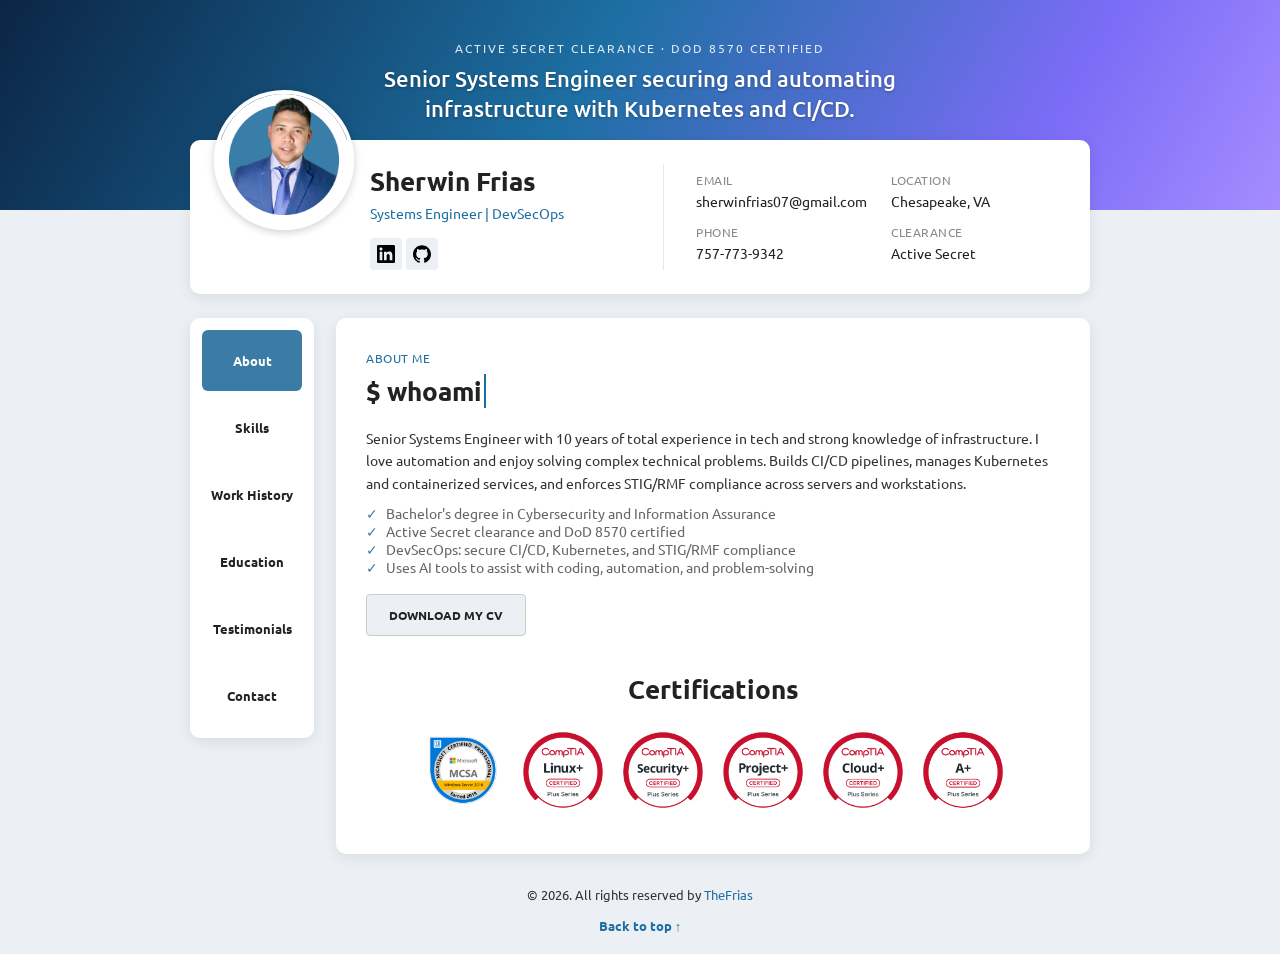
<file: index.html>
<!DOCTYPE html>
<html lang="en">
<head>
  <meta charset="UTF-8">
  <meta name="viewport" content="width=device-width, initial-scale=1.0">
  <title>Sherwin Frias - Senior Systems Engineer</title>
  <link rel="stylesheet" href="styles.css">
</head>
<body id="top">

  <!--
    EDITING GUIDE
    Replace the sample text inside the labeled sections below with your own information.
    To add another list entry, copy one complete item and edit its text.
    Keep the section IDs and matching tab data-target values unchanged.
  -->

  <!-- EDIT: Change the banner colors in the .banner rule in the style block above. Change the hero text below to edit the intro line. -->
  <div class="banner">
    <div class="container hero-text">
      <p class="hero-kicker">Active Secret Clearance &middot; DoD 8570 certified</p>
      <p class="hero-line">Senior Systems Engineer securing and automating infrastructure with Kubernetes and CI/CD.</p>
    </div>
  </div>

  <!-- EDIT: Profile photo, name, job title, social link, and contact details. -->
  <div class="container profile-wrap">
    <div class="profile-card">
      <div class="avatar">
        <!-- Your profile photo is images/profile.png. To change it, replace the file or the src below. -->
  <img src="images/profile.png" alt="Sherwin Frias">
      </div>

      <div class="identity">
  <h1>Sherwin Frias</h1>
  <p class="title">Systems Engineer | DevSecOps</p>
        <!-- EDIT: Replace the URL with your LinkedIn profile address. -->
  <a class="social" href="https://www.linkedin.com/in/sherwinf07" target="_blank" rel="noopener" aria-label="LinkedIn"><img src="images/linkedin.svg" alt="" width="18" height="18"></a>
  <a class="social" href="https://github.com/sherwinf07" target="_blank" rel="noopener" aria-label="GitHub"><img src="images/github.svg" alt="" width="18" height="18"></a>
      </div>

      <div class="details">
        <div>
          <div class="label">Email</div>
    <div class="value">sherwinfrias07@gmail.com</div>
        </div>
        <div>
          <div class="label">Location</div>
    <div class="value">Chesapeake, VA</div>
        </div>
        <div>
          <div class="label">Phone</div>
    <div class="value">757-773-9342</div>
        </div>
        <div>
          <div class="label">Clearance</div>
    <div class="value">Active Secret</div>
        </div>
      </div>
    </div>
  </div>

  <div class="container main">
    <!-- EDIT: Change the visible tab names only. Keep data-target matched to each section ID.
         TO ADD A NEW SECTION:
         1. Add a button here: <button class="tab" data-target="my-section">My Section</button>
         2. Copy one whole <section class="section" id="..."> block below (for example, the "skills" block).
         3. Change its id to exactly match data-target (my-section), then replace the text inside.
         The tabs and sections are matched by these names, so a mismatch means the tab won't open anything. -->
    <nav class="sidebar">
      <button class="tab active" data-target="about">About</button>
      <button class="tab" data-target="skills">Skills</button>
      <button class="tab" data-target="work">Work History</button>
      <button class="tab" data-target="education">Education</button>
      <button class="tab" data-target="testimonials">Testimonials</button>
      <button class="tab" data-target="contact">Contact</button>
    </nav>

    <main class="content">

      <!-- EDIT: About text, checklist items, CV link, and certification labels. -->
      <section class="section active" id="about">
        <div class="eyebrow">About Me</div>
        <h2 class="typewriter">$ whoami</h2>
        <p>
          Senior Systems Engineer with 10 years of total experience in tech and strong knowledge of infrastructure. I love
          automation and enjoy solving complex technical problems. Builds CI/CD pipelines, manages Kubernetes and
          containerized services, and enforces STIG/RMF compliance across servers and workstations.
        </p>
        <ul class="checklist">
          <li>Bachelor's degree in Cybersecurity and Information Assurance</li>
          <li>Active Secret clearance and DoD 8570 certified</li>
          <li>DevSecOps: secure CI/CD, Kubernetes, and STIG/RMF compliance</li>
          <li>Uses AI tools to assist with coding, automation, and problem-solving</li>
        </ul>
        <!-- Put your CV PDF beside index.html and change cv.pdf if its filename is different. -->
        <a class="btn" href="cv.pdf" download>Download My CV</a>

        <div class="collections">
          <h3>Certifications</h3>
          <div class="cert-row">
            <img class="cert cert-inset" src="images/cert-mcsa.png" alt="Microsoft Certified Solutions Associate (MCSA)">
            <img class="cert" src="images/cert-linux.png" alt="CompTIA Linux+">
            <img class="cert" src="images/cert-security.png" alt="CompTIA Security+">
            <img class="cert" src="images/cert-project.png" alt="CompTIA Project+">
            <img class="cert" src="images/cert-cloud.png" alt="CompTIA Cloud+">
            <img class="cert" src="images/cert-aplus.png" alt="CompTIA A+">
          </div>
        </div>
      </section>

      <!-- EDIT: Move a skill into another level group to change its level. Expert and Hands-on are my defaults, so adjust them to match your experience. -->
      <section class="section" id="skills">
        <div class="eyebrow">Skills</div>
        <h2>Technical Skills</h2>
        <div class="skill-level expert">
          <h3>Expert</h3>
          <ul class="skill-tags">
            <li>Windows Server and Group Policy</li>
            <li>Red Hat Enterprise Linux (RHEL)</li>
            <li>Hypervisor</li>
            <li>Networking and DNS (BIND9)</li>
            <li>Public Key Infrastructure (PKI)</li>
          </ul>
        </div>
        <div class="skill-level hands-on">
          <h3>Hands-on</h3>
          <ul class="skill-tags">
            <li>Storage (NAS/SAN)</li>
            <li>Scripting</li>
            <li>Cloud (AWS, Azure) and on-prem</li>
            <li>Active Directory</li>
            <li>ADFS</li>
            <li>Networking</li>
            <li>Firewalls</li>
            <li>Security appliance</li>
            <li>Domain controller</li>
            <li>Mail Exchange</li>
            <li>SQL database</li>
            <li>SharePoint</li>
            <li>XMPP</li>
            <li>Kubernetes</li>
            <li>Ansible Automation</li>
            <li>CI/CD</li>
            <li>GitOps with Argo CD</li>
            <li>Helm</li>
            <li>Docker</li>
            <li>Podman</li>
            <li>Keycloak (ICAM)</li>
            <li>Gitea</li>
            <li>Data-centric security</li>
            <li>Harbor</li>
            <li>Trivy</li>
            <li>Grype</li>
            <li>ACAS</li>
            <li>Azure Active Directory / Entra ID</li>
            <li>PowerShell</li>
            <li>Bash scripting</li>
            <li>Vulnerability scanning</li>
            <li>STIG / RMF compliance</li>
            <li>Certificate management</li>
            <li>Backup and recovery</li>
            <li>Monitoring</li>
            <li>Traefik</li>
            <li>NGINX</li>
            <li>VPN</li>
            <li>Cloudflare CDN</li>
            <li>Synology</li>
          </ul>
        </div>
        <div class="skill-level">
          <h3>Familiar</h3>
          <ul class="skill-tags">
            <li>Istio service mesh</li>
            <li>Prometheus</li>
            <li>Grafana</li>
            <li>Terraform</li>
            <li>Microsoft 365</li>
            <li>HTML</li>
            <li>CSS</li>
            <li>Python</li>
            <li>JavaScript</li>
          </ul>
        </div>
      </section>

      <!-- EDIT: Replace each sample job with your role, company, dates, and a short description.
           To add a job, copy one complete <div class="item">...</div> block. -->
      <section class="section" id="work">
        <div class="eyebrow">Work History</div>
        <h2>Experience</h2>
        <div class="item current">
          <h4>Systems Engineer</h4>
          <div class="meta">GDIT &amp; Booz Allen Hamilton &middot; 07/2021 - Present &middot; Suffolk, VA</div>
          <ul class="job-bullets">
            <li>Provide technical support and expert advice for the Joint Staff and their multi-national mission partners.</li>
            <li>Architected and deployed Kubernetes to support the organization's container platform.</li>
            <li>Led the adoption of CI/CD practices to automate and accelerate software delivery across the organization.</li>
            <li>Introduced Infrastructure as Code (IaC) to the organization for provisioning, managing, and hardening infrastructure.</li>
            <li>Implemented DISA Security Technical Implementation Guide (STIG) requirements and maintained systems in accordance with the Risk Management Framework (RMF).</li>
            <li>Implemented and managed Windows-based Public Key Infrastructure (PKI) in a DoD environment, including certificate request generation and certificate installation.</li>
            <li>Coached and mentored teammates on systems engineering, automation, and security practices.</li>
          </ul>
        </div>
        <div class="item">
          <h4>Maritime Operations Center Technician</h4>
          <div class="meta">Peraton &amp; Apex Systems &middot; 06/2019 - 07/2021 &middot; Norfolk, VA</div>
          <ul class="job-bullets">
            <li>Delivered technical support to US Navy and Marine Corps users, including VIP customers.</li>
            <li>Performed repairs, upgrades, patching, and full system configuration.</li>
            <li>Responded promptly to high-priority trouble tickets while meeting service level agreement (SLA) targets.</li>
            <li>Developed PowerShell scripts to resolve end-user issues and automate routine tasks, improving productivity.</li>
            <li>Diagnosed hardware and software issues, identifying root causes to achieve complete problem resolution.</li>
            <li>Collaborated with the team in meetings to shape and improve the strategy for delivering exceptional customer service.</li>
          </ul>
        </div>
        <div class="item">
          <h4>Information Technology Specialist</h4>
          <div class="meta">TegraGlobal &middot; 06/2017 - 06/2019 &middot; Norfolk, VA</div>
          <ul class="job-bullets">
            <li>Monitored, upgraded, and maintained highly available servers and business applications, including Domain Controllers, Hyper-V, file and print servers, DNS, DHCP, PBX, VPN, and web servers.</li>
            <li>Partnered with the team to design IT infrastructure and deliver solutions for the company.</li>
            <li>Configured and managed network devices and security appliances.</li>
            <li>Provided on-site and remote support to end users, including managers and C-level executives.</li>
            <li>Managed user permissions, distribution lists, and security groups in Active Directory and Microsoft Office 365.</li>
          </ul>
        </div>
      </section>

      <!-- EDIT: Replace each sample school/certification below. Copy a complete item to add another.
           For a school logo, change the image path; keep the image in the images folder. -->
      <section class="section" id="education">
        <h2 class="edu-title">Education</h2>
        <div class="edu-grid">
          <div>
            <div class="edu-years">2020</div>
            <img class="edu-logo" src="images/wgu-logo.jpg" alt="Western Governors University logo">
            <div class="edu-school">Western Governors University</div>
            <div class="edu-degree">Bachelor of Science: Cybersecurity and Information Assurance</div>
          </div>
          <div>
            <div class="edu-years">2012 - 2017</div>
            <img class="edu-logo" src="images/tcc-logo.png" alt="Tidewater Community College logo">
            <div class="edu-school">Tidewater Community College</div>
            <div class="edu-degree">Associate of Applied Science: Information System Technology (Magna Cum Laude)</div>
          </div>
        </div>

        <h2 class="cert-title">Certifications</h2>
        <ul class="cert-list">
          <li>
            <div class="cert-name">Microsoft Certified Solutions Associate (MCSA) Windows Server 2016</div>
            <div class="cert-meta">Microsoft (11/2019)</div>
          </li>
          <li>
            <div class="cert-name">CompTIA Linux+</div>
            <div class="cert-meta">CompTIA (issued 07/2022, expires 07/2028)</div>
          </li>
          <li>
            <div class="cert-name">CompTIA Security+</div>
            <div class="cert-meta">CompTIA (issued 07/2016, expires 07/2028)</div>
          </li>
          <li>
            <div class="cert-name">CompTIA Project+</div>
            <div class="cert-meta">CompTIA (issued 07/2020, expires 10/2028)</div>
          </li>
          <li>
            <div class="cert-name">CompTIA Cloud+</div>
            <div class="cert-meta">CompTIA (issued 07/2025, expires 07/2028)</div>
          </li>
          <li>
            <div class="cert-name">CompTIA A+</div>
            <div class="cert-meta">CompTIA (issued 01/2016, expires 07/2028)</div>
          </li>
        </ul>
      </section>

      <!-- EDIT: Add or change testimonials. Copy one <blockquote> block to add another. -->
      <section class="section" id="testimonials">
        <div class="eyebrow">Testimonials</div>
        <h2>What People Say</h2>
        <blockquote class="quote">
          “Even though this is only a six-month reporting period, Sherwin has quickly grasped the many technical facets associated with managing and maintain nine networks supporting Joint and Multi-national partners and is the lead administrator for two of the nine networks.  He has met every dynamic challenge with professionalism, dedication, and expertise.  He has excellent customer interaction skills and quickly resolves issues as they come up.  I value his technical experience and knowledge and rely on his advice when addressing the many challenges associated with this contract.  He has my complete trust.  As our team moves forward into new technical domains associated with systems architecture/engineering and cloud technology, I will rely on Sherwin to continue expanding his professional knowledge and provide expert advice and leadership to the team and the customer as we move forward.”
          <cite>&mdash; Timothy Kalvoda, Project Manager and Engineering team lead at GDIT</cite>
        </blockquote>
        <blockquote class="quote">
          “I enjoyed my time working with Sherwin and came to know him as an invaluable asset to any team. He is intelligent, highly-skilled and his work ethic is unparcelled. Beyond that, he is an impressive facilitator who is always a bridge between IT professionals and other business units. His ability to learn new technologies is impressive &amp; his professional curiosity is insatiable. Along with his undeniable talent, Sherwin has always been an absolute joy to work with. He is a true team player, and never shrinks from a challenge. Without a doubt, I confidently recommend Sherwin to join your team. As a dedicated and knowledgeable professional, I know that he will be a beneficial addition to any organization.”
          <cite>&mdash; Joseph Jones, Project manager at tegraglobal</cite>
        </blockquote>

        <h2 class="cert-title">Awards</h2>
        <div class="awards-grid">
          <div>
            <div class="cert-name">The Hero Award</div>
            <div class="award-org">General Dynamics Information Technology</div>
            <div class="cert-meta">Year: 2021</div>
          </div>
          <div>
            <div class="cert-name">Magna Cum Laude</div>
            <div class="award-org">Tidewater Community College</div>
            <div class="cert-meta">Year: 2017</div>
          </div>
        </div>
      </section>

      <!-- EDIT: Update your contact details and social link. The message form needs a Formspree account. -->
      <section class="section" id="contact">
        <div class="contact-grid">
          <div class="contact-info">
            <h2>Sherwin Frias</h2>
            <p class="contact-role">Information Technology Professional</p>
            <p class="contact-intro">
              I'm looking forward to hearing from you! I'm here to help and answer any questions you have.
              Please leave a message, and I'll get back to you as soon as possible.
            </p>
            <a class="social" href="https://www.linkedin.com/in/sherwinf07" target="_blank" rel="noopener" aria-label="LinkedIn"><img src="images/linkedin.svg" alt="" width="18" height="18"></a>
            <a class="social" href="https://github.com/sherwinf07" target="_blank" rel="noopener" aria-label="GitHub"><img src="images/github.svg" alt="" width="18" height="18"></a>
          </div>

          <!-- Form submissions go to Formspree. The recipient email is set in the Formspree dashboard. -->
          <form class="contact-form" id="contact-form" action="https://formspree.io/f/xbgoprpg" method="POST">
            <div class="form-row">
              <input type="text" name="first_name" placeholder="First Name" required>
              <input type="text" name="last_name" placeholder="Last Name" required>
            </div>
            <input type="email" name="email" placeholder="Email Address" required>
            <input type="tel" name="phone" placeholder="Phone Number">
            <textarea name="message" placeholder="Your Message" required></textarea>
            <button type="submit" class="btn submit-btn">Submit</button>
            <p class="form-status" id="form-status" role="status"></p>
          </form>
        </div>
      </section>

    </main>
  </div>

  <!-- EDIT: Replace the year and footer link. -->
  <footer>
    <p style="margin-top:8px;">&copy; 2026. All rights reserved by <a href="#">TheFrias</a></p>
    <p class="footer-top"><a href="#top">Back to top &uarr;</a></p>
  </footer>

  <script>
    const tabs = document.querySelectorAll('.tab');
    const sections = document.querySelectorAll('.section');

    tabs.forEach(tab => {
      tab.addEventListener('click', () => {
        tabs.forEach(t => t.classList.remove('active'));
        sections.forEach(s => s.classList.remove('active'));
        tab.classList.add('active');
        document.getElementById(tab.dataset.target).classList.add('active');
      });
    });

    const contactForm = document.getElementById('contact-form');
    const formStatus = document.getElementById('form-status');

    contactForm.addEventListener('submit', async (event) => {
      event.preventDefault();
      formStatus.textContent = 'Sending...';
      try {
        const response = await fetch(contactForm.action, {
          method: 'POST',
          body: new FormData(contactForm),
          headers: { Accept: 'application/json' }
        });
        if (!response.ok) throw new Error('Request failed');
        contactForm.reset();
        formStatus.textContent = 'Thanks! Your message was sent.';
      } catch (error) {
        formStatus.textContent = 'Sorry, something went wrong. Please try again.';
      }
    });
  </script>
</body>
</html>
</file>
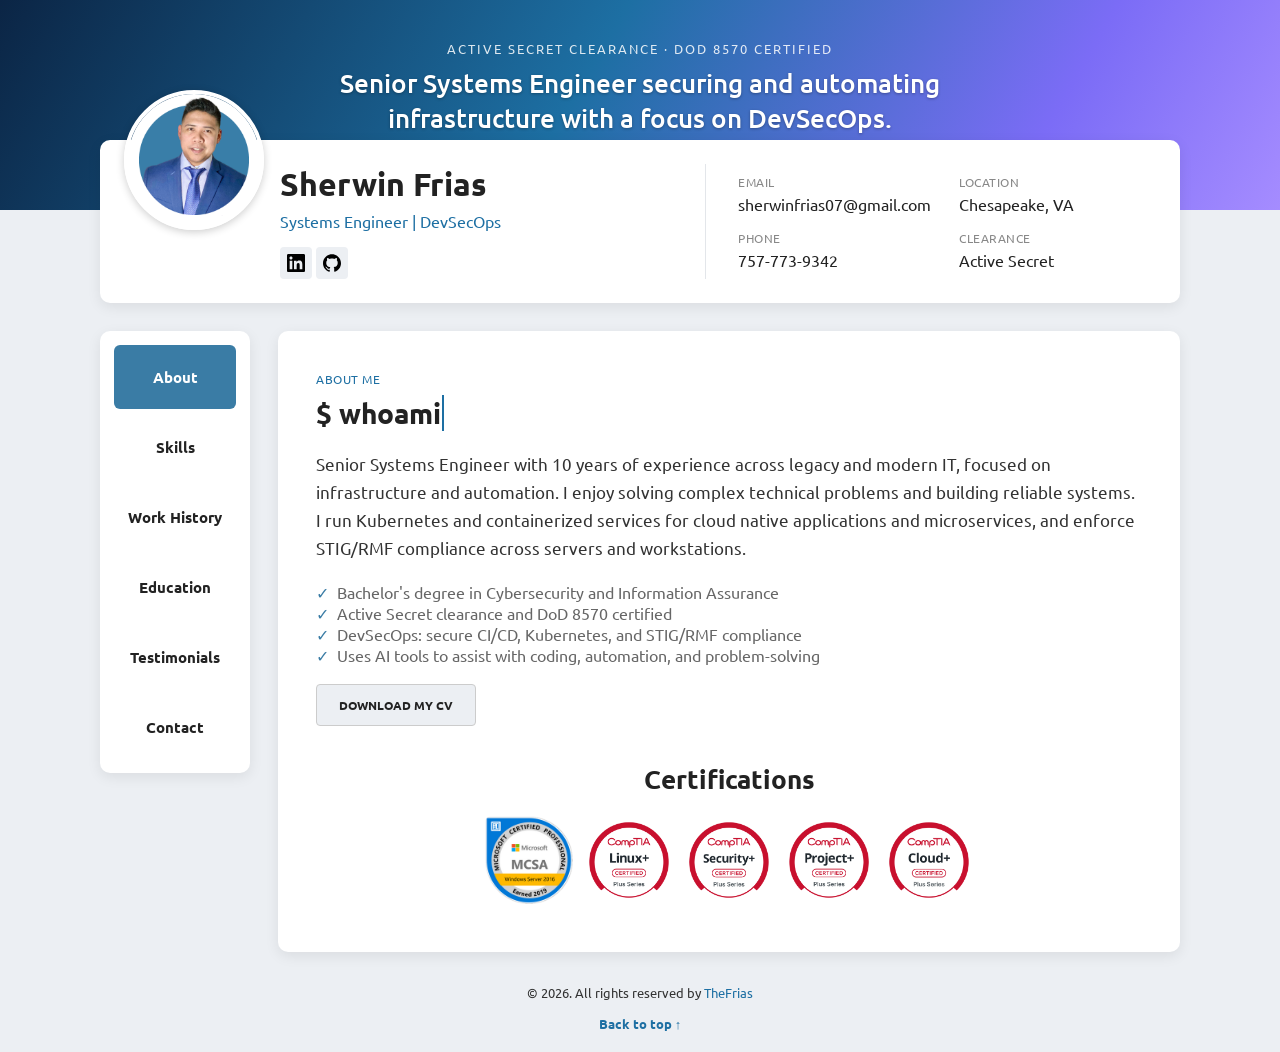
<file: site/index.html>
<!DOCTYPE html>
<html lang="en">
<head>
  <meta charset="UTF-8">
  <meta name="viewport" content="width=device-width, initial-scale=1.0">
  <title>Sherwin Frias - Senior Systems Engineer</title>
  <link rel="icon" href="favicon.ico" sizes="16x16 32x32 48x48">
  <link rel="icon" type="image/png" sizes="192x192" href="icon-192.png">
  <link rel="apple-touch-icon" href="apple-touch-icon.png">
  <link rel="stylesheet" href="styles.css">
</head>
<body id="top">

  <!--
    EDITING GUIDE
    Replace the sample text inside the labeled sections below with your own information.
    To add another list entry, copy one complete item and edit its text.
    Keep the section IDs and matching tab data-target values unchanged.
  -->

  <!-- EDIT: Change the banner colors in the .banner rule in the style block above. Change the hero text below to edit the intro line. -->
  <div class="banner">
    <div class="container hero-text">
      <p class="hero-kicker">Active Secret Clearance &middot; DoD 8570 certified</p>
      <p class="hero-line">Senior Systems Engineer securing and automating infrastructure with a focus on DevSecOps.</p>
    </div>
  </div>

  <!-- EDIT: Profile photo, name, job title, social link, and contact details. -->
  <div class="container profile-wrap">
    <div class="profile-card">
      <div class="avatar">
        <!-- Your profile photo is images/profile.png. To change it, replace the file or the src below. -->
  <img src="images/profile.png" alt="Sherwin Frias" width="768" height="768">
      </div>

      <div class="identity">
  <h1>Sherwin Frias</h1>
  <p class="title">Systems Engineer | DevSecOps</p>
        <!-- EDIT: Replace the URL with your LinkedIn profile address. -->
  <a class="social" href="https://www.linkedin.com/in/sherwinf07" target="_blank" rel="noopener" aria-label="LinkedIn"><img src="images/linkedin.svg" alt="" width="18" height="18"></a>
  <a class="social" href="https://github.com/sherwinf07" target="_blank" rel="noopener" aria-label="GitHub"><img src="images/github.svg" alt="" width="18" height="18"></a>
      </div>

      <div class="details">
        <div>
          <div class="label">Email</div>
    <div class="value">sherwinfrias07@gmail.com</div>
        </div>
        <div>
          <div class="label">Location</div>
    <div class="value">Chesapeake, VA</div>
        </div>
        <div>
          <div class="label">Phone</div>
    <div class="value">757-773-9342</div>
        </div>
        <div>
          <div class="label">Clearance</div>
    <div class="value">Active Secret</div>
        </div>
      </div>
    </div>
  </div>

  <div class="container main">
    <!-- EDIT: Change the visible tab names only. Keep data-target matched to each section ID.
         TO ADD A NEW SECTION:
         1. Add a button here: <button class="tab" data-target="my-section">My Section</button>
         2. Copy one whole <section class="section" id="..."> block below (for example, the "skills" block).
         3. Change its id to exactly match data-target (my-section), then replace the text inside.
         The tabs and sections are matched by these names, so a mismatch means the tab won't open anything. -->
    <nav class="sidebar" role="tablist" aria-label="Portfolio sections">
      <button class="tab active" role="tab" id="tab-about" aria-controls="about" aria-selected="true" tabindex="0" data-target="about">About</button>
      <button class="tab" role="tab" id="tab-skills" aria-controls="skills" aria-selected="false" tabindex="-1" data-target="skills">Skills</button>
      <button class="tab" role="tab" id="tab-work" aria-controls="work" aria-selected="false" tabindex="-1" data-target="work">Work History</button>
      <button class="tab" role="tab" id="tab-education" aria-controls="education" aria-selected="false" tabindex="-1" data-target="education">Education</button>
      <button class="tab" role="tab" id="tab-testimonials" aria-controls="testimonials" aria-selected="false" tabindex="-1" data-target="testimonials">Testimonials</button>
      <button class="tab" role="tab" id="tab-contact" aria-controls="contact" aria-selected="false" tabindex="-1" data-target="contact">Contact</button>
    </nav>

    <main class="content">

      <!-- EDIT: About text, checklist items, CV link, and certification labels. -->
      <section class="section active" id="about" role="tabpanel" aria-labelledby="tab-about">
        <div class="eyebrow">About Me</div>
        <h2 class="typewriter">$ whoami</h2>
        <p>
          Senior Systems Engineer with 10 years of experience across legacy and modern IT, focused on
          infrastructure and automation. I enjoy solving complex technical problems and building reliable systems. I
          run Kubernetes and containerized services for cloud native applications and microservices, and enforce
          STIG/RMF compliance across servers and workstations.
        </p>
        <ul class="checklist">
          <li>Bachelor's degree in Cybersecurity and Information Assurance</li>
          <li>Active Secret clearance and DoD 8570 certified</li>
          <li>DevSecOps: secure CI/CD, Kubernetes, and STIG/RMF compliance</li>
          <li>Uses AI tools to assist with coding, automation, and problem-solving</li>
        </ul>
        <!-- Put your CV PDF beside index.html and change cv.pdf if its filename is different. -->
        <a class="btn" href="cv.pdf" download>Download My CV</a>

        <div class="collections">
          <h3>Certifications</h3>
          <div class="cert-row">
            <img class="cert" src="images/cert-mcsa.png" alt="Microsoft Certified Solutions Associate (MCSA)" width="220" height="220" loading="lazy">
            <img class="cert" src="images/cert-linux.png" alt="CompTIA Linux+" width="601" height="601" loading="lazy">
            <img class="cert" src="images/cert-security.png" alt="CompTIA Security+" width="601" height="601" loading="lazy">
            <img class="cert" src="images/cert-project.png" alt="CompTIA Project+" width="601" height="601" loading="lazy">
            <img class="cert" src="images/cert-cloud.png" alt="CompTIA Cloud+" width="600" height="600" loading="lazy">
          </div>
        </div>
      </section>

      <!-- EDIT: Move a skill into another level group to change its level. Expert and Hands-on are my defaults, so adjust them to match your experience. -->
      <section class="section" id="skills" role="tabpanel" aria-labelledby="tab-skills">
        <div class="eyebrow">Skills</div>
        <h2 class="typewriter typewriter-long">Technical Skills</h2>
        <div class="skill-level expert">
          <h3>Expert</h3>
          <ul class="skill-tags">
            <li>Windows Server and Group Policy</li>
            <li>Red Hat Enterprise Linux (RHEL)</li>
            <li>Hypervisor</li>
            <li>Networking and DNS (BIND9)</li>
            <li>Public Key Infrastructure (PKI)</li>
          </ul>
        </div>
        <div class="skill-level hands-on">
          <h3>Hands-on</h3>
          <ul class="skill-tags">
            <li>Storage (NAS/SAN)</li>
            <li>Scripting</li>
            <li>Cloud (AWS, Azure) and on-prem</li>
            <li>Active Directory</li>
            <li>ADFS</li>
            <li>Networking</li>
            <li>Firewalls</li>
            <li>Security appliance</li>
            <li>Domain controller</li>
            <li>Mail Exchange</li>
            <li>SQL database</li>
            <li>SharePoint</li>
            <li>XMPP</li>
            <li>Kubernetes</li>
            <li>Ansible Automation</li>
            <li>CI/CD</li>
            <li>GitOps with Argo CD</li>
            <li>Helm</li>
            <li>Docker</li>
            <li>Podman</li>
            <li>Keycloak (ICAM)</li>
            <li>Gitea</li>
            <li>Data-centric security</li>
            <li>Harbor</li>
            <li>Trivy</li>
            <li>Grype</li>
            <li>ACAS</li>
            <li>Azure Active Directory / Entra ID</li>
            <li>PowerShell</li>
            <li>Bash scripting</li>
            <li>Vulnerability scanning</li>
            <li>STIG / RMF compliance</li>
            <li>Certificate management</li>
            <li>Backup and recovery</li>
            <li>Monitoring</li>
            <li>Traefik</li>
            <li>NGINX</li>
            <li>VPN</li>
            <li>Cloudflare CDN</li>
            <li>Synology</li>
          </ul>
        </div>
        <div class="skill-level">
          <h3>Familiar</h3>
          <ul class="skill-tags">
            <li>Istio service mesh</li>
            <li>Prometheus</li>
            <li>Grafana</li>
            <li>Terraform</li>
            <li>Microsoft 365</li>
            <li>HTML</li>
            <li>CSS</li>
            <li>Python</li>
            <li>JavaScript</li>
          </ul>
        </div>
      </section>

      <!-- EDIT: Replace each sample job with your role, company, dates, and a short description.
           To add a job, copy one complete <div class="item">...</div> block. -->
      <section class="section" id="work" role="tabpanel" aria-labelledby="tab-work">
        <div class="eyebrow">Work History</div>
        <h2 class="typewriter typewriter-medium">Experience</h2>
        <div class="item current">
          <h4>Systems Engineer</h4>
          <div class="meta">GDIT &amp; Booz Allen Hamilton &middot; 07/2021 - Present &middot; Suffolk, VA</div>
          <ul class="job-bullets">
            <li>Provide technical support and expert advice for the Joint Staff and their multi-national mission partners.</li>
            <li>Architected and deployed Kubernetes to support the organization's container platform.</li>
            <li>Led the adoption of CI/CD practices to automate and accelerate software delivery across the organization.</li>
            <li>Introduced Infrastructure as Code (IaC) to the organization for provisioning, managing, and hardening infrastructure.</li>
            <li>Implemented DISA Security Technical Implementation Guide (STIG) requirements and maintained systems in accordance with the Risk Management Framework (RMF).</li>
            <li>Implemented and managed Windows-based Public Key Infrastructure (PKI) in a DoD environment, including certificate request generation and certificate installation.</li>
            <li>Coached and mentored teammates on systems engineering, automation, and security practices.</li>
          </ul>
        </div>
        <div class="item">
          <h4>Maritime Operations Center Technician</h4>
          <div class="meta">Peraton &amp; Apex Systems &middot; 06/2019 - 07/2021 &middot; Norfolk, VA</div>
          <ul class="job-bullets">
            <li>Delivered technical support to US Navy and Marine Corps users, including VIP customers.</li>
            <li>Performed repairs, upgrades, patching, and full system configuration.</li>
            <li>Responded promptly to high-priority trouble tickets while meeting service level agreement (SLA) targets.</li>
            <li>Developed PowerShell scripts to resolve end-user issues and automate routine tasks, improving productivity.</li>
            <li>Diagnosed hardware and software issues, identifying root causes to achieve complete problem resolution.</li>
            <li>Collaborated with the team in meetings to shape and improve the strategy for delivering exceptional customer service.</li>
          </ul>
        </div>
        <div class="item">
          <h4>Information Technology Specialist</h4>
          <div class="meta">TegraGlobal &middot; 06/2017 - 06/2019 &middot; Norfolk, VA</div>
          <ul class="job-bullets">
            <li>Monitored, upgraded, and maintained highly available servers and business applications, including Domain Controllers, Hyper-V, file and print servers, DNS, DHCP, PBX, VPN, and web servers.</li>
            <li>Partnered with the team to design IT infrastructure and deliver solutions for the company.</li>
            <li>Configured and managed network devices and security appliances.</li>
            <li>Provided on-site and remote support to end users, including managers and C-level executives.</li>
            <li>Managed user permissions, distribution lists, and security groups in Active Directory and Microsoft Office 365.</li>
          </ul>
        </div>
      </section>

      <!-- EDIT: Replace each sample school/certification below. Copy a complete item to add another.
           For a school logo, change the image path; keep the image in the images folder. -->
      <section class="section" id="education" role="tabpanel" aria-labelledby="tab-education">
        <h2 class="edu-title typewriter typewriter-medium">Education</h2>
        <div class="edu-grid">
          <div>
            <div class="edu-years">2020</div>
            <img class="edu-logo" src="images/wgu-logo.jpg" alt="Western Governors University logo" width="1650" height="601" loading="lazy">
            <div class="edu-school">Western Governors University</div>
            <div class="edu-degree">Bachelor of Science: Cybersecurity and Information Assurance</div>
          </div>
          <div>
            <div class="edu-years">2012 - 2017</div>
            <img class="edu-logo" src="images/tcc-logo.png" alt="Tidewater Community College logo" width="445" height="113" loading="lazy">
            <div class="edu-school">Tidewater Community College</div>
            <div class="edu-degree">Associate of Applied Science: Information System Technology (Magna Cum Laude)</div>
          </div>
        </div>

        <h2 class="cert-title">Certifications</h2>
        <ul class="cert-list">
          <li>
            <div class="cert-name">Microsoft Certified Solutions Associate (MCSA) Windows Server 2016</div>
            <div class="cert-meta">Microsoft (11/2019)</div>
          </li>
          <li>
            <div class="cert-name">CompTIA Linux+</div>
            <div class="cert-meta">CompTIA (issued 07/2022, expires 07/2028)</div>
          </li>
          <li>
            <div class="cert-name">CompTIA Security+</div>
            <div class="cert-meta">CompTIA (issued 07/2016, expires 07/2028)</div>
          </li>
          <li>
            <div class="cert-name">CompTIA Project+</div>
            <div class="cert-meta">CompTIA (issued 07/2020, expires 10/2028)</div>
          </li>
          <li>
            <div class="cert-name">CompTIA Cloud+</div>
            <div class="cert-meta">CompTIA (issued 07/2025, expires 07/2028)</div>
          </li>
          <li>
            <div class="cert-name">CompTIA A+</div>
            <div class="cert-meta">CompTIA (issued 01/2016, expires 07/2028)</div>
          </li>
        </ul>
      </section>

      <!-- EDIT: Add or change testimonials. Copy one <blockquote> block to add another. -->
      <section class="section" id="testimonials" role="tabpanel" aria-labelledby="tab-testimonials">
        <div class="eyebrow">Testimonials</div>
        <h2 class="typewriter typewriter-long">What People Say</h2>
        <blockquote class="quote">
          “Even though this is only a six-month reporting period, Sherwin has quickly grasped the many technical facets associated with managing and maintain nine networks supporting Joint and Multi-national partners and is the lead administrator for two of the nine networks.  He has met every dynamic challenge with professionalism, dedication, and expertise.  He has excellent customer interaction skills and quickly resolves issues as they come up.  I value his technical experience and knowledge and rely on his advice when addressing the many challenges associated with this contract.  He has my complete trust.  As our team moves forward into new technical domains associated with systems architecture/engineering and cloud technology, I will rely on Sherwin to continue expanding his professional knowledge and provide expert advice and leadership to the team and the customer as we move forward.”
          <cite>&mdash; Timothy Kalvoda, Project Manager and Engineering team lead at GDIT</cite>
        </blockquote>
        <blockquote class="quote">
          “I enjoyed my time working with Sherwin and came to know him as an invaluable asset to any team. He is intelligent, highly-skilled and his work ethic is unparcelled. Beyond that, he is an impressive facilitator who is always a bridge between IT professionals and other business units. His ability to learn new technologies is impressive &amp; his professional curiosity is insatiable. Along with his undeniable talent, Sherwin has always been an absolute joy to work with. He is a true team player, and never shrinks from a challenge. Without a doubt, I confidently recommend Sherwin to join your team. As a dedicated and knowledgeable professional, I know that he will be a beneficial addition to any organization.”
          <cite>&mdash; Joseph Jones, Project manager at tegraglobal</cite>
        </blockquote>

        <h2 class="cert-title">Awards</h2>
        <div class="awards-grid">
          <div>
            <div class="cert-name">The Hero Award</div>
            <div class="award-org">General Dynamics Information Technology</div>
            <div class="cert-meta">Year: 2021</div>
          </div>
          <div>
            <div class="cert-name">Magna Cum Laude</div>
            <div class="award-org">Tidewater Community College</div>
            <div class="cert-meta">Year: 2017</div>
          </div>
        </div>
      </section>

      <!-- EDIT: Update your contact details and social link. The message form needs a Formspree account. -->
      <section class="section" id="contact" role="tabpanel" aria-labelledby="tab-contact">
        <div class="contact-grid">
          <div class="contact-info">
            <div class="eyebrow">Contact</div>
            <div class="contact-terminal">
              <p class="type-line prompt-line" style="--chars: 17; --delay: 0.3s">$ cat contact.txt</p>
              <p><strong>Name:</strong> Sherwin Frias</p>
              <p><strong>Email:</strong> <a href="mailto:sherwinfrias07@gmail.com">sherwinfrias07@gmail.com</a></p>
              <p><strong>Phone:</strong> <a href="tel:+17577739342">757-773-9342</a></p>
              <p><strong>Location:</strong> Chesapeake, VA</p>
            </div>
            <h2 class="typewriter" style="--chars: 14; --heading-delay: 1.9s">$ ping sherwin</h2>
            <p class="contact-intro">
              Questions, project ideas, or opportunities are welcome. Send a message and I'll get back to you.
            </p>
            <div class="contact-social">
              <a class="social" href="https://www.linkedin.com/in/sherwinf07" target="_blank" rel="noopener" aria-label="LinkedIn"><img src="images/linkedin.svg" alt="" width="18" height="18"></a>
              <a class="social" href="https://github.com/sherwinf07" target="_blank" rel="noopener" aria-label="GitHub"><img src="images/github.svg" alt="" width="18" height="18"></a>
            </div>
          </div>

          <!-- The Worker verifies Turnstile before forwarding submissions to Formspree. -->
          <form class="contact-form" id="contact-form" action="https://contact.sherwinfrias07.workers.dev" method="POST">
            <div class="form-row">
              <label class="sr-only" for="first-name">First name</label>
              <input type="text" id="first-name" name="first_name" placeholder="First Name" autocomplete="given-name" required>
              <label class="sr-only" for="last-name">Last name</label>
              <input type="text" id="last-name" name="last_name" placeholder="Last Name" autocomplete="family-name" required>
            </div>
            <label class="sr-only" for="email">Email address</label>
            <input type="email" id="email" name="email" placeholder="Email Address" autocomplete="email" required>
            <label class="sr-only" for="phone">Phone number</label>
            <input type="tel" id="phone" name="phone" placeholder="Phone Number" autocomplete="tel">
            <label class="sr-only" for="message">Your message</label>
            <textarea id="message" name="message" placeholder="Your Message" required></textarea>
            <input type="text" name="_gotcha" tabindex="-1" autocomplete="off" style="display:none" aria-hidden="true">
            <div class="cf-turnstile" data-sitekey="0x4AAAAAAAi31ZWN2ZLQm8DO"></div>
            <button type="submit" class="btn submit-btn">Submit</button>
            <p class="form-status" id="form-status" role="status"></p>
          </form>
        </div>
      </section>

    </main>
  </div>

  <!-- EDIT: Replace the year and footer link. -->
  <footer>
    <p style="margin-top:8px;">&copy; 2026. All rights reserved by <a href="#">TheFrias</a></p>
    <p class="footer-top"><a href="#top">Back to top &uarr;</a></p>
  </footer>

  <script src="https://challenges.cloudflare.com/turnstile/v0/api.js" async defer></script>
  <script>
    const tabs = document.querySelectorAll('.tab');
    const sections = document.querySelectorAll('.section');

    function activateTab(tab, focus) {
      tabs.forEach(t => {
        const selected = t === tab;
        t.classList.toggle('active', selected);
        t.setAttribute('aria-selected', selected);
        t.tabIndex = selected ? 0 : -1;
      });
      sections.forEach(s => s.classList.remove('active'));
      document.getElementById(tab.dataset.target).classList.add('active');
      if (focus) tab.focus();
    }

    tabs.forEach((tab, index) => {
      tab.addEventListener('click', () => activateTab(tab, false));
      tab.addEventListener('keydown', (event) => {
        const keys = { ArrowRight: 1, ArrowDown: 1, ArrowLeft: -1, ArrowUp: -1 };
        if (!(event.key in keys)) return;
        event.preventDefault();
        const next = tabs[(index + keys[event.key] + tabs.length) % tabs.length];
        activateTab(next, true);
      });
    });

    const contactForm = document.getElementById('contact-form');
    const formStatus = document.getElementById('form-status');
    const submitButton = contactForm.querySelector('button[type="submit"]');

    contactForm.addEventListener('submit', async (event) => {
      event.preventDefault();
      const data = new FormData(contactForm);
      if (!data.get('cf-turnstile-response')) {
        formStatus.textContent = 'One last check: prove you\'re human, then launch it.';
        return;
      }
      submitButton.disabled = true;
      formStatus.textContent = 'Transmitting... your message is on its way through the wires.';
      try {
        const response = await fetch(contactForm.action, {
          method: 'POST',
          body: data,
          headers: { Accept: 'application/json' }
        });
        const result = await response.json();
        if (!response.ok || result.ok !== true) throw new Error('Submission was not accepted');
        contactForm.reset();
        formStatus.textContent = 'Signal received! Your message is in my inbox, and I\'ll reply soon.';
      } catch (error) {
        console.error('Contact form submission failed:', error);
        formStatus.textContent = 'Signal lost somewhere in the stack. Give it another try in a moment.';
      } finally {
        submitButton.disabled = false;
        if (window.turnstile) window.turnstile.reset();
      }
    });
  </script>
</body>
</html>
</file>
<file: styles.css>
@font-face { font-family: "Ubuntu"; src: url("fonts/Ubuntu-Regular.ttf") format("truetype"); font-weight: 400; font-style: normal; }
@font-face { font-family: "Ubuntu"; src: url("fonts/Ubuntu-Medium.ttf") format("truetype"); font-weight: 500; font-style: normal; }
@font-face { font-family: "Ubuntu"; src: url("fonts/Ubuntu-Bold.ttf") format("truetype"); font-weight: 700; font-style: normal; }
* { box-sizing: border-box; margin: 0; padding: 0; }

body {
  font-family: "Ubuntu", "Segoe UI", Arial, sans-serif;
  background: #eceff3;
  color: #222;
  min-height: 100vh;
  display: flex;
  flex-direction: column;
}

.banner {
  height: 210px;
  background: linear-gradient(120deg, #0b2545 0%, #1d6fa3 45%, #7b6cf6 80%, #a58cff 100%);
}

.hero-text { padding: 40px 0 0 0; color: #fff; text-align: center; }
.hero-kicker { font-size: 12px; text-transform: uppercase; letter-spacing: 2px; opacity: 0.85; }
.hero-line { font-size: 22px; font-weight: 500; line-height: 1.35; max-width: 560px; margin: 8px auto 0; text-shadow: 0 1px 3px rgba(0,0,0,0.3); }

.container {
  width: 90%;
  max-width: 900px;
  margin: 0 auto;
}

/* Profile card */
.profile-wrap {
  position: relative;
  margin-top: -120px;
}

.profile-card {
  background: #fff;
  border-radius: 10px;
  margin-top: 50px;
  padding: 24px 28px 24px 180px;
  display: flex;
  gap: 40px;
  box-shadow: 0 4px 14px rgba(0,0,0,0.08);
  position: relative;
}

.avatar {
  position: absolute;
  left: 24px;
  top: -50px;
  width: 140px;
  height: 140px;
  border-radius: 50%;
  border: 4px solid #fff;
  box-shadow: 0 2px 8px rgba(0,0,0,0.2);
  overflow: hidden;
}

.avatar img {
  width: 100%;
  height: 100%;
  object-fit: cover;
  display: block;
}

.avatar-placeholder {
  width: 100%;
  height: 100%;
  display: flex;
  align-items: center;
  justify-content: center;
  background: #3a7ca5;
  color: #fff;
  font-size: 40px;
  font-weight: bold;
}

.identity { flex: 1; }
.identity h1 { font-size: 26px; font-weight: 700; }
.identity .title { color: #1d6fa3; font-size: 14px; margin-top: 6px; }

.social {
  margin-top: 16px;
  display: inline-flex;
  width: 32px;
  height: 32px;
  align-items: center;
  justify-content: center;
  background: #eceff3;
  border-radius: 4px;
  color: #3a7ca5;
  text-decoration: none;
  font-weight: bold;
  font-size: 13px;
}

.social { transition: transform 0.2s, background 0.2s; }
.social:hover { transform: translateY(-2px); background: #dfe7ef; }

.details {
  border-left: 1px solid #e3e6ea;
  padding-left: 32px;
  display: grid;
  grid-template-columns: 1fr 1fr;
  gap: 14px 24px;
  font-size: 14px;
  align-content: center;
}

.details .label {
  font-size: 12px;
  color: #888;
  text-transform: uppercase;
  letter-spacing: 0.5px;
}

.details .value { margin-top: 4px; }

/* Main layout */
.main {
  display: flex;
  gap: 22px;
  margin-top: 24px;
  align-items: flex-start;
}

.sidebar {
  background: #fff;
  border-radius: 10px;
  width: 124px;
  padding: 12px;
  display: flex;
  flex-direction: column;
  gap: 6px;
  flex-shrink: 0;
  box-shadow: 0 4px 14px rgba(0,0,0,0.08);
}

.tab {
  border: none;
  background: none;
  font: inherit;
  font-size: 13px;
  font-weight: 600;
  color: #222;
  padding: 22px 8px;
  border-radius: 6px;
  cursor: pointer;
  text-align: center;
}

.tab:hover { background: #f3f5f8; }
.tab.active { background: #3a7ca5; color: #fff; }

.content {
  flex: 1;
  background: #fff;
  border-radius: 10px;
  padding: 32px 30px;
  min-height: 420px;
  box-shadow: 0 4px 14px rgba(0,0,0,0.08);
}

.section { display: none; }
.section.active { display: block; }

.eyebrow {
  font-size: 12px;
  color: #1d6fa3;
  text-transform: uppercase;
  letter-spacing: 0.5px;
}

.content h2 {
  font-size: 26px;
  font-weight: 700;
  margin: 8px 0 16px;
}

.content p { font-size: 14px; line-height: 1.6; color: #333; }

.typewriter {
  display: inline-block;
  overflow: hidden;
  white-space: nowrap;
  width: 0;
  border-right: 2px solid #1d6fa3;
  animation: typing 1.2s steps(8) 0.3s forwards, caret-blink 0.8s step-end infinite;
}
@keyframes typing { to { width: 8ch; } }
@keyframes caret-blink { 50% { border-color: transparent; } }

.checklist {
  list-style: none;
  margin-top: 10px;
  font-size: 14px;
  color: #666;
}

.checklist li::before {
  content: "\2713";
  margin-right: 8px;
  color: #3a7ca5;
}

.btn {
  display: inline-block;
  margin-top: 18px;
  padding: 12px 22px;
  border: 1px solid #ccc;
  border-radius: 4px;
  background: #eceff3;
  color: #222;
  font-size: 12px;
  font-weight: 700;
  text-transform: uppercase;
  text-decoration: none;
  cursor: pointer;
}

.btn { transition: transform 0.2s, background 0.2s, color 0.2s; }
.btn:hover { transform: translateY(-2px); background: #1d6fa3; border-color: #1d6fa3; color: #fff; }

img.cert { transition: transform 0.2s; }
img.cert:hover { transform: translateY(-3px) scale(1.05); }

.collections { text-align: center; margin-top: 36px; }
.collections h3 { font-size: 26px; font-weight: 700; margin-bottom: 16px; }

.cert-row {
  display: flex;
  justify-content: center;
  gap: 12px;
  overflow-x: auto;
  scroll-snap-type: x mandatory;
  padding: 4px 2px 8px;
}

.cert {
  width: 88px;
  height: 88px;
  border-radius: 6px;
  display: flex;
  align-items: center;
  justify-content: center;
  color: #fff;
  font-size: 11px;
  font-weight: 700;
  text-align: center;
  padding: 6px;
  box-shadow: 0 1px 3px rgba(0,0,0,0.15);
}

img.cert { background: none; object-fit: contain; padding: 0; box-shadow: none; scroll-snap-align: start; flex: 0 0 88px; }
img.cert.cert-inset { padding: 10px; box-sizing: border-box; }

/* Simple list items for skills / history / education */
.item {
  border-bottom: 1px solid #eceff3;
  padding: 14px 0;
}
.item:last-child { border-bottom: none; }
.item h4 { font-size: 16px; margin: 0; }
.item .meta { font-size: 13px; color: #1d6fa3; margin-top: 4px; }
.item p { font-size: 14px; margin-top: 6px; }
.job-bullets { font-size: 14px; line-height: 1.5; margin: 8px 0 0 18px; padding: 0; list-style: disc; }
.job-bullets li { margin-bottom: 4px; }

/* Work history timeline */
#work .item { position: relative; border-bottom: none; border-left: 2px solid #c9dbe8; margin-left: 6px; padding: 0 0 24px 26px; }
#work .item:last-child { padding-bottom: 0; }
#work .item::before { content: ""; position: absolute; left: -7px; top: 4px; width: 12px; height: 12px; border-radius: 50%; background: #1d6fa3; box-shadow: 0 0 0 4px #e6f0f7; }
#work .item.current::before { animation: marker-pulse 1.6s ease-out infinite; }
@keyframes marker-pulse {
  0% { box-shadow: 0 0 0 0 rgba(29, 111, 163, 0.5); }
  70%, 100% { box-shadow: 0 0 0 10px rgba(29, 111, 163, 0); }
}
@media (prefers-reduced-motion: reduce) {
  #work .item.current::before { animation: none; }
  .edu-logo { transition: none; }
  #testimonials .quote { animation: none; }
  .typewriter { width: 8ch; border-right-color: transparent; animation: none; }
}

.edu-title { text-align: center; font-size: 26px; font-weight: 700; margin: 8px 0 16px; }
.edu-grid { display: grid; grid-template-columns: 1fr 1fr; gap: 24px; }
.edu-years { text-align: right; font-size: 12px; color: #1d6fa3; letter-spacing: 1px; }
.edu-logo { width: 200px; height: 72px; max-width: 100%; object-fit: contain; object-position: left center; display: block; margin: 4px 0 10px; transition: transform 0.25s ease, filter 0.25s ease; }
.edu-logo:hover { transform: translateY(-4px); filter: drop-shadow(0 6px 8px rgba(0,0,0,0.15)); }
.edu-school { font-size: 16px; font-weight: 700; line-height: 1.2; }
.edu-degree { font-size: 12px; font-weight: 700; margin-top: 8px; line-height: 1.3; }

.content h2.cert-title { text-align: center; font-size: 26px; font-weight: 700; margin: 36px 0 16px; }
.cert-list { list-style: none; max-width: 520px; margin: 0 auto; }
.cert-list li { margin-bottom: 18px; }
.cert-name { display: flex; align-items: center; gap: 10px; font-size: 16px; font-weight: 700; }
.cert-name::after { content: ""; flex: 1; height: 1px; background: #222; }
.cert-meta { font-size: 12px; color: #777; text-transform: uppercase; margin-top: 3px; }
.awards-grid { display: grid; grid-template-columns: 1fr 1fr; gap: 24px; max-width: 560px; margin: 0 auto 8px; }
.awards-grid .cert-name { margin-bottom: 6px; }
.award-org { font-size: 12px; color: #1d6fa3; text-transform: uppercase; margin-top: 4px; }

@media (max-width: 720px) {
  .edu-grid { grid-template-columns: 1fr; }
}

.skill-level { margin: 18px 0; }
.skill-level h3 { font-size: 13px; text-transform: uppercase; letter-spacing: 1px; color: #1d6fa3; margin-bottom: 10px; }
.skill-tags { list-style: none; display: flex; flex-wrap: wrap; gap: 8px; margin: 0; padding: 0; }
.skill-tags li { font-size: 13px; padding: 6px 12px; border-radius: 999px; background: #f7f9fb; border: 1px solid #d5dde6; color: #333; }
.skill-level.expert .skill-tags li { background: #1d6fa3; border-color: #1d6fa3; color: #fff; font-weight: 700; }
.skill-level.hands-on .skill-tags li { background: #e6f0f7; border-color: #b9d3e6; }

.quote {
  border-left: 3px solid #3a7ca5;
  padding: 10px 16px;
  margin-bottom: 18px;
  font-size: 14px;
  line-height: 1.6;
  color: #444;
}
.quote cite { display: block; margin-top: 10px; font-style: normal; color: #1d6fa3; font-size: 12px; }
#testimonials .quote { animation: quote-rise 0.7s ease-out backwards; }
#testimonials .quote:nth-of-type(2) { animation-delay: 0.25s; }
@keyframes quote-rise {
  from { opacity: 0; transform: translateY(14px); }
  to { opacity: 1; transform: none; }
}

.contact-line { margin-top: 10px; font-size: 14px; }
.contact-line a { color: #1d6fa3; text-decoration: none; }

.contact-grid { display: grid; grid-template-columns: 1fr 1fr; gap: 32px; padding: 8px 10px 16px; align-items: center; }
.contact-info h2 { font-size: 26px; font-weight: 700; }
.contact-role { font-size: 12px; color: #1d6fa3; text-transform: uppercase; margin-top: 4px; }
.contact-intro { font-size: 14px; line-height: 1.6; margin: 16px 0; }
.contact-form { display: flex; flex-direction: column; gap: 10px; }
.form-row { display: grid; grid-template-columns: 1fr 1fr; gap: 10px; }
.contact-form input, .contact-form textarea {
  font: inherit;
  font-size: 13px;
  padding: 10px;
  border: 1px solid #e3e6ea;
  border-radius: 3px;
  width: 100%;
}
.contact-form textarea { height: 110px; resize: vertical; }
.submit-btn {
  align-self: flex-start;
  margin-top: 6px;
  text-transform: none;
  font-size: 13px;
  font-weight: 400;
  padding: 10px 26px;
  cursor: pointer;
}
.form-status { font-size: 12px; color: #1d6fa3; min-height: 16px; }

@media (max-width: 720px) {
  .contact-grid { grid-template-columns: 1fr; }
}

/* Footer */
footer {
  margin-top: auto;
  text-align: center;
  padding: 24px 0 20px;
  font-size: 13px;
  color: #333;
}

.logo-badge {
  width: 64px;
  height: 64px;
  margin: 0 auto 8px;
  border-radius: 50%;
  background: #3a7ca5;
  color: #fff;
  display: flex;
  align-items: center;
  justify-content: center;
  font-weight: 700;
  font-size: 22px;
}



footer a { color: #1d6fa3; text-decoration: none; }
.footer-top { margin-top: 14px; }
.footer-top a { font-weight: 700; }

@media (max-width: 720px) {
  .profile-card { flex-direction: column; padding: 90px 20px 20px; }
  .avatar { left: 50%; transform: translateX(-50%); }
  .details { border-left: none; padding-left: 0; grid-template-columns: 1fr; }
  .identity { text-align: center; }
  .hero-text { padding-left: 0; padding-top: 18px; text-align: center; }
  .hero-line { font-size: 18px; margin-left: auto; margin-right: auto; }
  .main { flex-direction: column; }
  .sidebar { width: 100%; flex-direction: row; flex-wrap: wrap; }
  .tab { flex: 1 1 30%; padding: 12px 6px; }
}
</file>
<file: site/styles.css>
@font-face { font-family: "Ubuntu"; src: url("fonts/Ubuntu-Regular.ttf") format("truetype"); font-weight: 400; font-style: normal; }
@font-face { font-family: "Ubuntu"; src: url("fonts/Ubuntu-Medium.ttf") format("truetype"); font-weight: 500; font-style: normal; }
@font-face { font-family: "Ubuntu"; src: url("fonts/Ubuntu-Bold.ttf") format("truetype"); font-weight: 700; font-style: normal; }
* { box-sizing: border-box; margin: 0; padding: 0; }

body {
  font-family: "Ubuntu", "Segoe UI", Arial, sans-serif;
  background: #eceff3;
  color: #222;
  min-height: 100vh;
  display: flex;
  flex-direction: column;
}

.banner {
  height: 210px;
  background: linear-gradient(120deg, #0b2545 0%, #1d6fa3 45%, #7b6cf6 80%, #a58cff 100%);
}

.hero-text { padding: 40px 0 0 0; color: #fff; text-align: center; }
.hero-kicker { font-size: 13px; text-transform: uppercase; letter-spacing: 2px; opacity: 0.85; }
.hero-line { font-size: 26px; font-weight: 500; line-height: 1.35; max-width: 620px; margin: 8px auto 0; text-shadow: 0 1px 3px rgba(0,0,0,0.3); }

.container {
  width: 90%;
  max-width: 1080px;
  margin: 0 auto;
}

/* Profile card */
.profile-wrap {
  position: relative;
  margin-top: -120px;
}

.profile-card {
  background: #fff;
  border-radius: 10px;
  margin-top: 50px;
  padding: 24px 28px 24px 180px;
  display: flex;
  gap: 40px;
  box-shadow: 0 4px 14px rgba(0,0,0,0.08);
  position: relative;
}

.avatar {
  position: absolute;
  left: 24px;
  top: -50px;
  width: 140px;
  height: 140px;
  border-radius: 50%;
  border: 4px solid #fff;
  box-shadow: 0 2px 8px rgba(0,0,0,0.2);
  overflow: hidden;
}

.avatar img {
  width: 100%;
  height: 100%;
  object-fit: cover;
  display: block;
}

.avatar-placeholder {
  width: 100%;
  height: 100%;
  display: flex;
  align-items: center;
  justify-content: center;
  background: #3a7ca5;
  color: #fff;
  font-size: 40px;
  font-weight: bold;
}

.identity { flex: 1; }
.identity h1 { font-size: 32px; font-weight: 700; }
.identity .title { color: #1d6fa3; font-size: 16px; margin-top: 6px; }

.social {
  margin-top: 16px;
  display: inline-flex;
  width: 32px;
  height: 32px;
  align-items: center;
  justify-content: center;
  background: #eceff3;
  border-radius: 4px;
  color: #3a7ca5;
  text-decoration: none;
  font-weight: bold;
  font-size: 13px;
}

.social { transition: transform 0.2s, background 0.2s; }
.social:hover { transform: translateY(-2px); background: #dfe7ef; }

.details {
  border-left: 1px solid #e3e6ea;
  padding-left: 32px;
  display: grid;
  grid-template-columns: 1fr 1fr;
  gap: 16px 28px;
  font-size: 16px;
  align-content: center;
}

.details .label {
  font-size: 12px;
  color: #888;
  text-transform: uppercase;
  letter-spacing: 0.5px;
}

.details .value { margin-top: 4px; }

/* Main layout */
.main {
  display: flex;
  gap: 28px;
  margin-top: 28px;
  align-items: flex-start;
}

.sidebar {
  background: #fff;
  border-radius: 10px;
  width: 150px;
  padding: 14px;
  display: flex;
  flex-direction: column;
  gap: 6px;
  flex-shrink: 0;
  box-shadow: 0 4px 14px rgba(0,0,0,0.08);
}

.tab {
  border: none;
  background: none;
  font: inherit;
  font-size: 15px;
  font-weight: 600;
  color: #222;
  padding: 22px 8px;
  border-radius: 6px;
  cursor: pointer;
  text-align: center;
}

.tab:hover { background: #f3f5f8; }
.tab.active { background: #3a7ca5; color: #fff; }
.sr-only { position: absolute; width: 1px; height: 1px; padding: 0; margin: -1px; overflow: hidden; clip: rect(0, 0, 0, 0); white-space: nowrap; border: 0; }

.content {
  flex: 1;
  min-width: 0;
  background: #fff;
  border-radius: 10px;
  padding: 40px 38px;
  min-height: 480px;
  box-shadow: 0 4px 14px rgba(0,0,0,0.08);
}

.section { display: none; }
.section.active { display: block; }

.eyebrow {
  font-size: 12px;
  color: #1d6fa3;
  text-transform: uppercase;
  letter-spacing: 0.5px;
}

.content h2 {
  font-size: 28px;
  font-weight: 700;
  margin: 8px 0 16px;
}

.content p { font-size: 17px; line-height: 1.65; color: #333; }

.typewriter {
  display: inline-block;
  overflow: hidden;
  white-space: nowrap;
  width: 0;
  border-right: 2px solid #1d6fa3;
  animation: typing 1.2s steps(var(--chars, 8)) var(--heading-delay, 0.3s) forwards, caret-blink 0.8s step-end infinite;
}
.typewriter-long { --chars: 16; }
.typewriter-medium { --chars: 10; }
@keyframes typing { to { width: calc(var(--chars, 8) * 1ch); } }
@keyframes caret-blink { 50% { border-color: transparent; } }

.checklist {
  list-style: none;
  margin-top: 20px;
  font-size: 16px;
  color: #666;
}

.checklist li { display: flex; gap: 8px; }
.checklist li::before {
  content: "\2713";
  flex-shrink: 0;
  color: #3a7ca5;
}

.btn {
  display: inline-block;
  margin-top: 18px;
  padding: 12px 22px;
  border: 1px solid #ccc;
  border-radius: 4px;
  background: #eceff3;
  color: #222;
  font-size: 12px;
  font-weight: 700;
  text-transform: uppercase;
  text-decoration: none;
  cursor: pointer;
}

.btn { transition: transform 0.2s, background 0.2s, color 0.2s; }
.btn:hover { transform: translateY(-2px); background: #1d6fa3; border-color: #1d6fa3; color: #fff; }

img.cert { transition: transform 0.2s; }
img.cert:hover { transform: translateY(-3px) scale(1.05); }

.collections { text-align: center; margin-top: 36px; }
.collections h3 { font-size: 26px; font-weight: 700; margin-bottom: 16px; }

.cert-row {
  display: flex;
  justify-content: center;
  gap: 12px;
  overflow-x: auto;
  scroll-snap-type: x mandatory;
  padding: 4px 2px 8px;
}

.cert {
  width: 88px;
  height: 88px;
  border-radius: 6px;
  display: flex;
  align-items: center;
  justify-content: center;
  color: #fff;
  font-size: 11px;
  font-weight: 700;
  text-align: center;
  padding: 6px;
  box-shadow: 0 1px 3px rgba(0,0,0,0.15);
}

img.cert { background: none; object-fit: contain; padding: 0; box-shadow: none; scroll-snap-align: start; flex: 0 0 88px; }

/* Simple list items for skills / history / education */
.item {
  border-bottom: 1px solid #eceff3;
  padding: 14px 0;
}
.item:last-child { border-bottom: none; }
.item h4 { font-size: 16px; margin: 0; }
.item .meta { font-size: 13px; color: #1d6fa3; margin-top: 4px; }
.item p { font-size: 16px; margin-top: 6px; }
.job-bullets { font-size: 16px; line-height: 1.5; margin: 8px 0 0 18px; padding: 0; list-style: disc; }
.job-bullets li { margin-bottom: 4px; }

/* Work history timeline */
#work .item { position: relative; border-bottom: none; border-left: 2px solid #c9dbe8; margin-left: 6px; padding: 0 0 24px 26px; }
#work .item:last-child { padding-bottom: 0; }
#work .item::before { content: ""; position: absolute; left: -7px; top: 4px; width: 12px; height: 12px; border-radius: 50%; background: #1d6fa3; box-shadow: 0 0 0 4px #e6f0f7; }
#work .item.current::before { animation: marker-pulse 1.6s ease-out infinite; }
@keyframes marker-pulse {
  0% { box-shadow: 0 0 0 0 rgba(29, 111, 163, 0.5); }
  70%, 100% { box-shadow: 0 0 0 10px rgba(29, 111, 163, 0); }
}
@media (prefers-reduced-motion: reduce) {
  #work .item.current::before { animation: none; }
  .edu-logo { transition: none; }
  #testimonials .quote { animation: none; }
  .typewriter { width: calc(var(--chars, 8) * 1ch); border-right-color: transparent; animation: none; }
}

.edu-title { font-size: 26px; font-weight: 700; margin: 8px 0 16px; }
.edu-grid { display: grid; grid-template-columns: 1fr 1fr; gap: 24px; }
.edu-years { text-align: right; font-size: 12px; color: #1d6fa3; letter-spacing: 1px; }
.edu-logo { width: 200px; height: 72px; max-width: 100%; object-fit: contain; object-position: left center; display: block; margin: 4px 0 10px; transition: transform 0.25s ease, filter 0.25s ease; }
.edu-logo:hover { transform: translateY(-4px); filter: drop-shadow(0 6px 8px rgba(0,0,0,0.15)); }
.edu-school { font-size: 16px; font-weight: 700; line-height: 1.2; }
.edu-degree { font-size: 12px; font-weight: 700; margin-top: 8px; line-height: 1.3; }

.content h2.cert-title { text-align: center; font-size: 26px; font-weight: 700; margin: 36px 0 16px; }
.cert-list { list-style: none; max-width: 520px; margin: 0 auto; }
.cert-list li { margin-bottom: 18px; }
.cert-name { display: flex; align-items: center; gap: 10px; font-size: 16px; font-weight: 700; }
.cert-name::after { content: ""; flex: 1; height: 1px; background: #222; }
.cert-meta { font-size: 12px; color: #777; text-transform: uppercase; margin-top: 3px; }
.awards-grid { display: grid; grid-template-columns: 1fr 1fr; gap: 24px; max-width: 560px; margin: 0 auto 8px; }
.awards-grid .cert-name { margin-bottom: 6px; }
.award-org { font-size: 12px; color: #1d6fa3; text-transform: uppercase; margin-top: 4px; }

@media (max-width: 720px) {
  .edu-grid { grid-template-columns: 1fr; }
}

.skill-level { margin: 18px 0; }
.skill-level h3 { font-size: 13px; text-transform: uppercase; letter-spacing: 1px; color: #1d6fa3; margin-bottom: 10px; }
.skill-tags { list-style: none; display: flex; flex-wrap: wrap; gap: 8px; margin: 0; padding: 0; }
.skill-tags li { font-size: 13px; padding: 6px 12px; border-radius: 999px; background: #f7f9fb; border: 1px solid #d5dde6; color: #333; }
.skill-level.expert .skill-tags li { background: #1d6fa3; border-color: #1d6fa3; color: #fff; font-weight: 700; }
.skill-level.hands-on .skill-tags li { background: #e6f0f7; border-color: #b9d3e6; }

.quote {
  border-left: 3px solid #3a7ca5;
  padding: 10px 16px;
  margin-bottom: 18px;
  font-size: 16px;
  line-height: 1.6;
  color: #444;
}
.quote cite { display: block; margin-top: 10px; font-style: normal; color: #1d6fa3; font-size: 12px; }
#testimonials .quote { animation: quote-rise 0.7s ease-out backwards; }
#testimonials .quote:nth-of-type(2) { animation-delay: 0.25s; }
@keyframes quote-rise {
  from { opacity: 0; transform: translateY(14px); }
  to { opacity: 1; transform: none; }
}

.contact-line { margin-top: 10px; font-size: 14px; }
.contact-line a { color: #1d6fa3; text-decoration: none; }

.contact-grid { display: grid; grid-template-columns: 1fr 1fr; gap: 32px; padding: 0 0 16px; align-items: start; }
.contact-info { align-self: start; }
.contact-terminal { margin-top: 8px; }
.contact-terminal a { color: #1d6fa3; text-decoration: none; }
.contact-terminal .prompt-line { font-size: 26px; font-weight: 700; margin-bottom: 12px; }
.contact-terminal .type-line { display: block; overflow: hidden; white-space: nowrap; width: 0; animation: typing calc(var(--chars) * 1.2s / 14) steps(var(--chars)) var(--delay) forwards; }
@media (prefers-reduced-motion: reduce) { .contact-terminal .type-line { width: auto; animation: none; } }
.contact-social { margin-top: 28px; }
.contact-info h2 { font-size: 26px; font-weight: 700; margin: 40px 0 0; line-height: 1.2; }
.contact-role { font-size: 12px; color: #1d6fa3; text-transform: uppercase; margin-top: 4px; }
.contact-intro { font-size: 14px; line-height: 1.6; margin: 12px 0 16px; }
.contact-form { display: flex; flex-direction: column; gap: 10px; }
.form-row { display: grid; grid-template-columns: 1fr 1fr; gap: 10px; }
.contact-form input, .contact-form textarea {
  font: inherit;
  font-size: 13px;
  padding: 10px;
  border: 1px solid #e3e6ea;
  border-radius: 3px;
  width: 100%;
}
.contact-form textarea { height: 110px; resize: vertical; }
.submit-btn {
  align-self: flex-start;
  margin-top: 6px;
  text-transform: none;
  font-size: 13px;
  font-weight: 400;
  padding: 10px 26px;
  cursor: pointer;
}
.form-status { font-size: 12px; color: #1d6fa3; min-height: 16px; }

@media (max-width: 720px) {
  .contact-grid { grid-template-columns: 1fr; }
}

/* Footer */
footer {
  margin-top: auto;
  text-align: center;
  padding: 24px 0 20px;
  font-size: 13px;
  color: #333;
}

.logo-badge {
  width: 64px;
  height: 64px;
  margin: 0 auto 8px;
  border-radius: 50%;
  background: #3a7ca5;
  color: #fff;
  display: flex;
  align-items: center;
  justify-content: center;
  font-weight: 700;
  font-size: 22px;
}



footer a { color: #1d6fa3; text-decoration: none; }
.footer-top { margin-top: 14px; }
.footer-top a { font-weight: 700; }

@media (max-width: 720px) {
  .banner { height: auto; padding-bottom: 140px; }
  .profile-card { flex-direction: column; padding: 90px 20px 20px; }
  .avatar { left: 50%; transform: translateX(-50%); }
  .details { border-left: none; padding-left: 0; grid-template-columns: 1fr; }
  .identity { text-align: center; }
  .hero-text { padding-left: 0; padding-top: 18px; text-align: center; }
  .hero-line { font-size: 18px; margin-left: auto; margin-right: auto; }
  .main { flex-direction: column; align-items: stretch; }
  .cert-row { display: grid; grid-template-columns: repeat(2, 1fr); gap: 18px 16px; overflow: visible; padding: 4px 0 8px; justify-items: center; }
  img.cert { flex: none; width: 100%; max-width: 140px; height: auto; scroll-snap-align: none; }
  img.cert:last-child:nth-child(odd) { grid-column: 1 / -1; }
  .awards-grid { grid-template-columns: 1fr; }
  .form-row { grid-template-columns: 1fr; }
  .sidebar { width: 100%; flex-direction: row; flex-wrap: wrap; }
  .tab { flex: 1 1 30%; padding: 12px 6px; }
}
</file>
